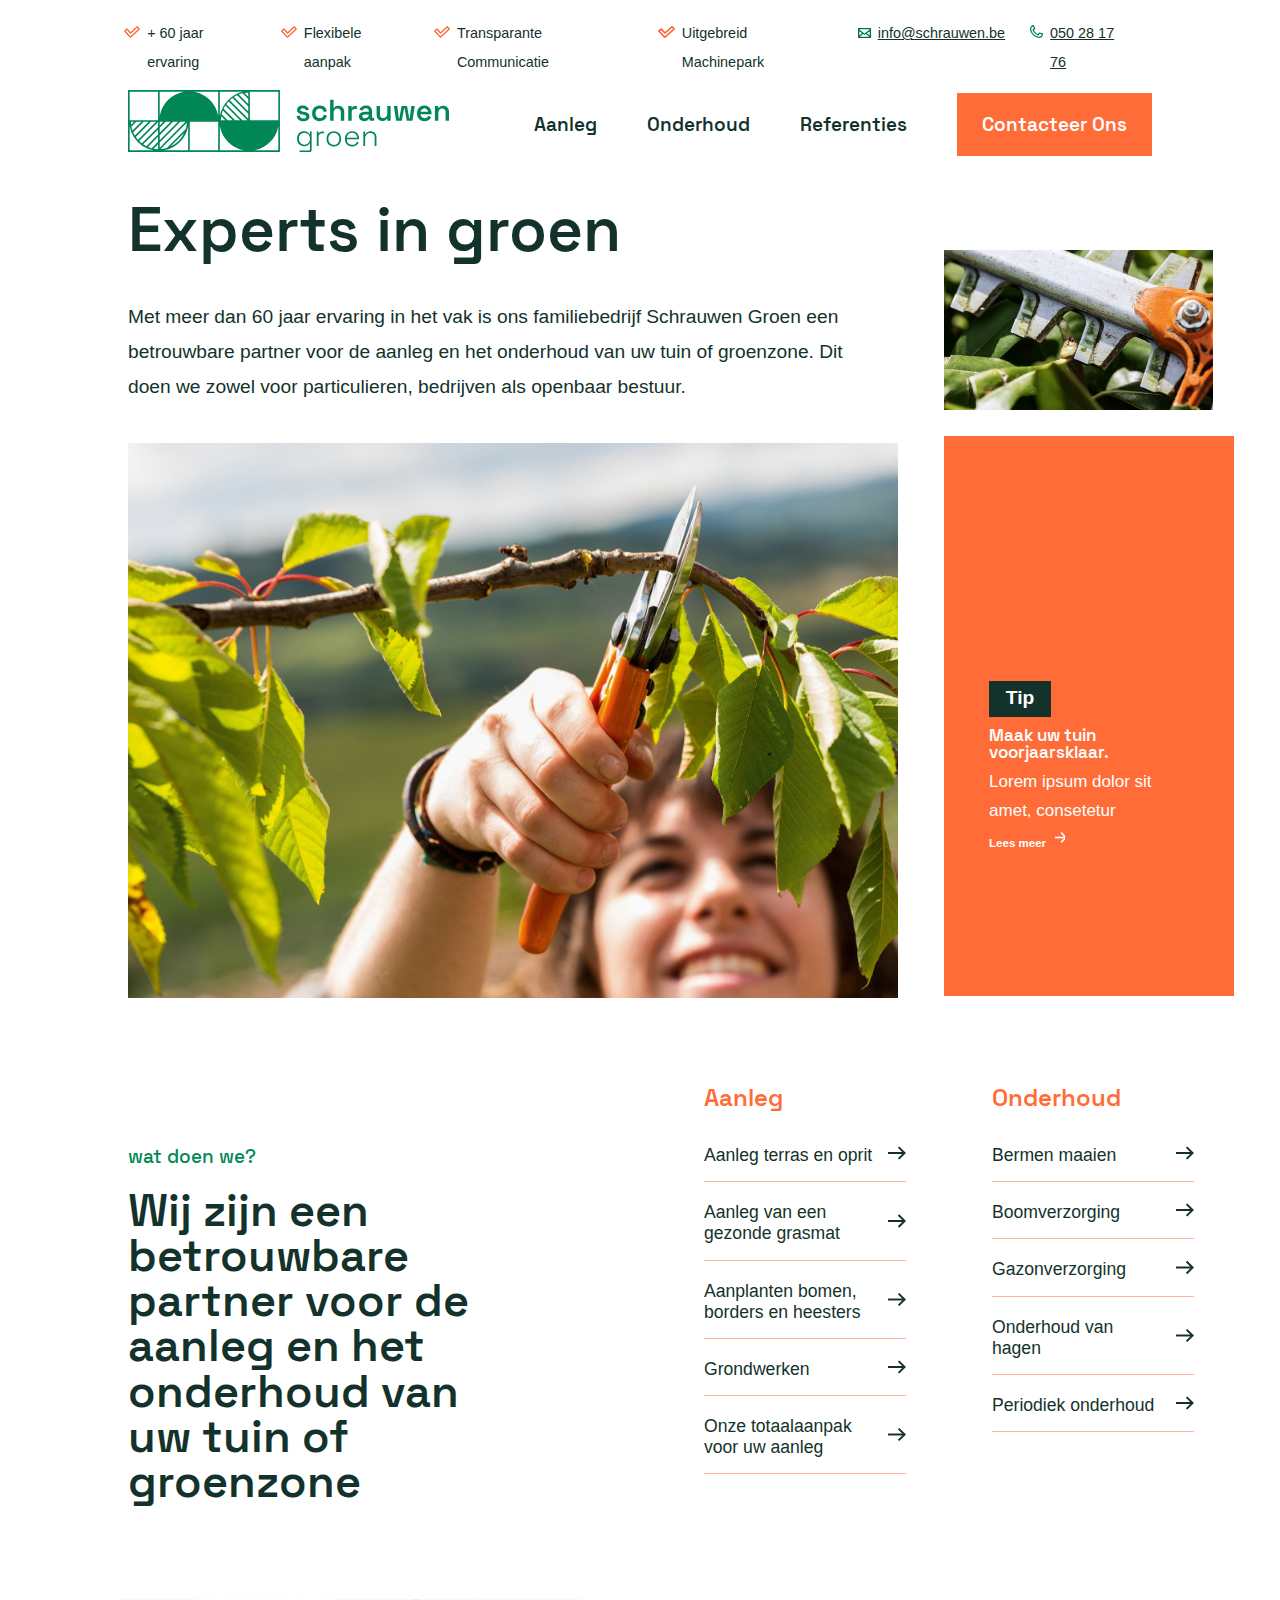
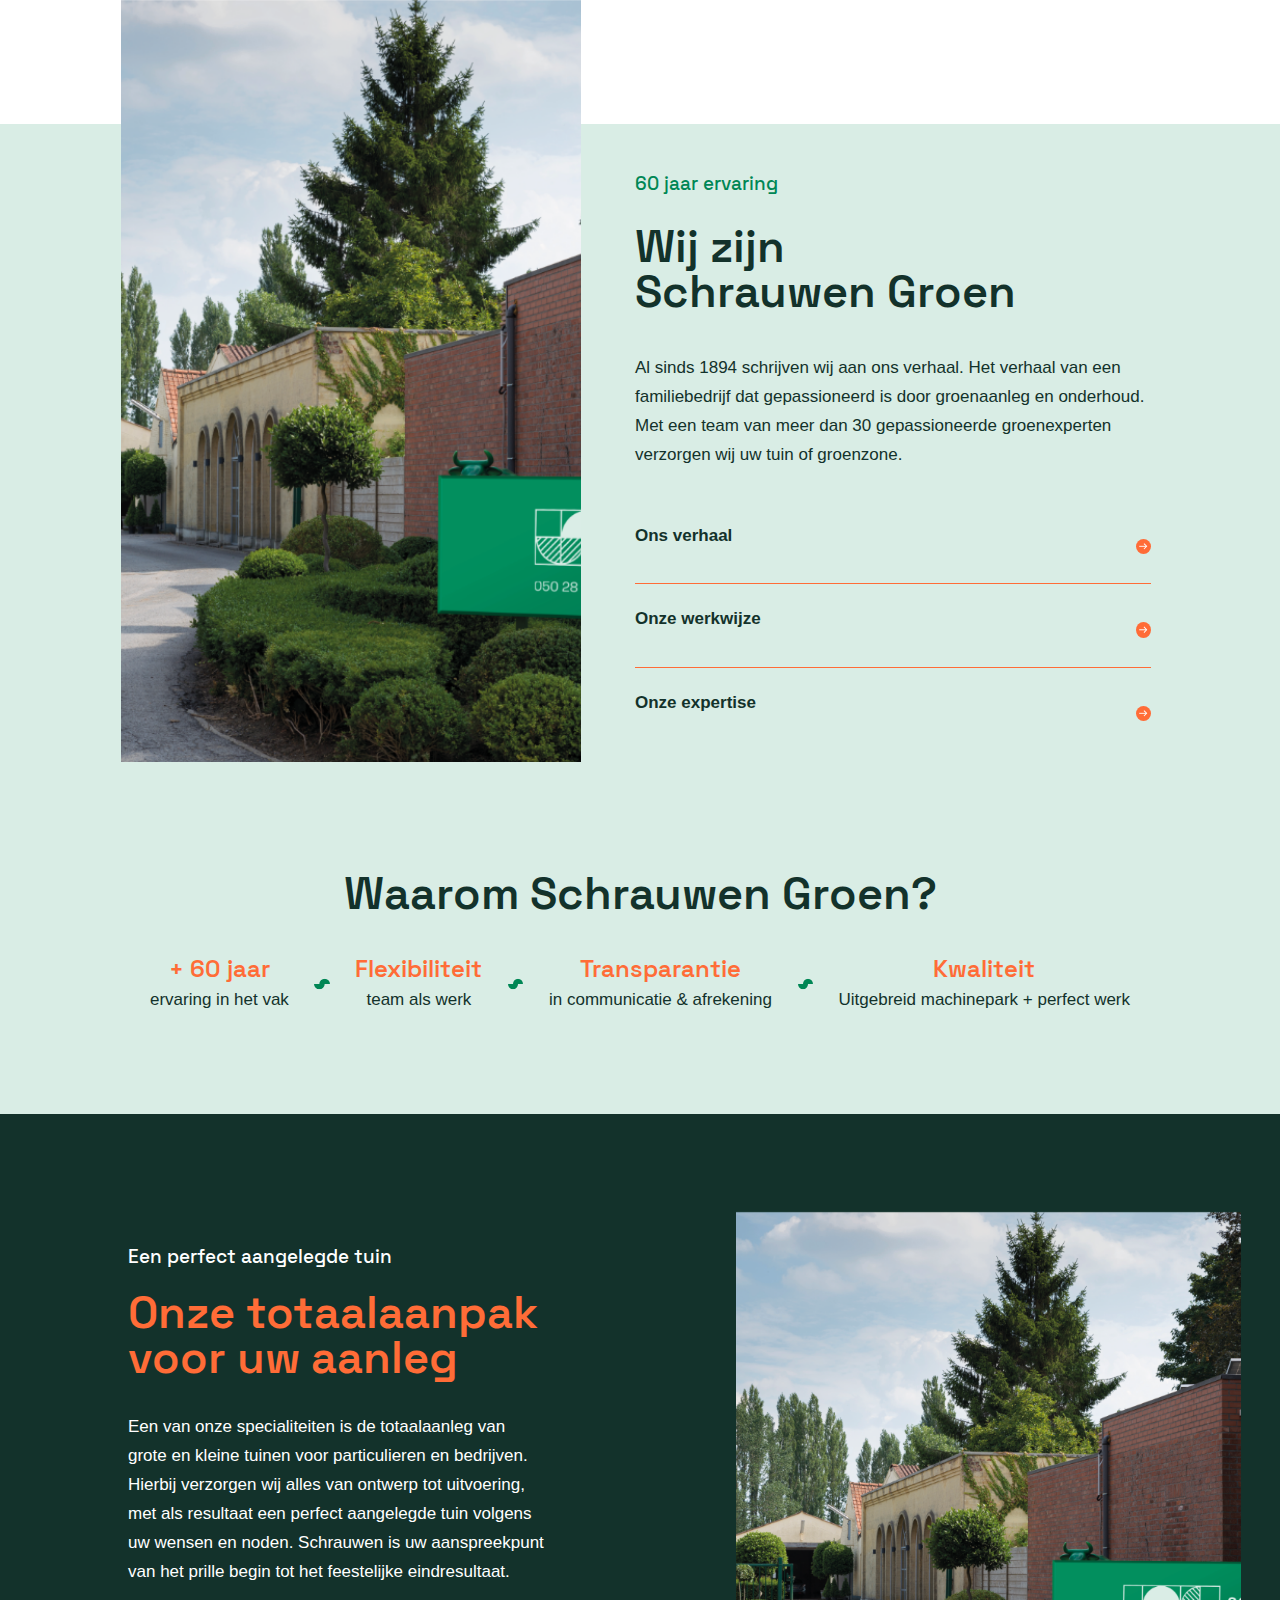
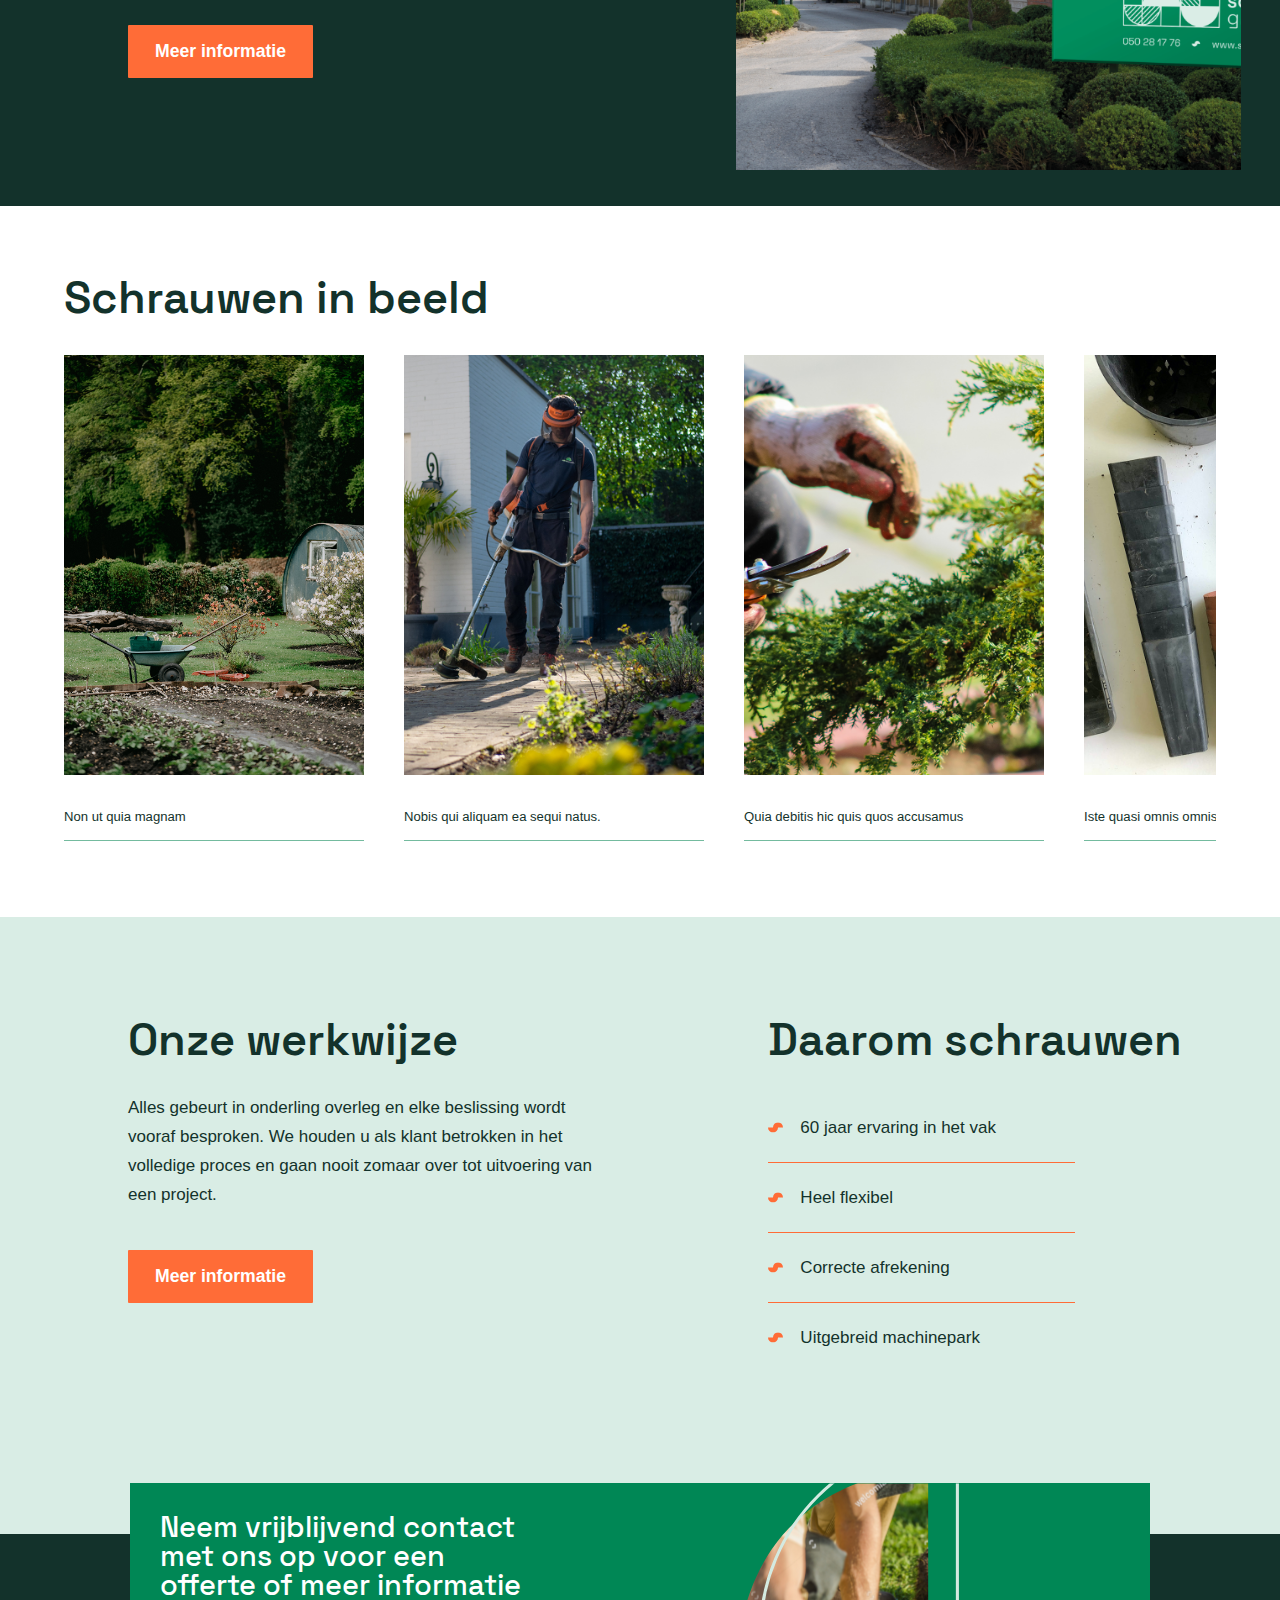
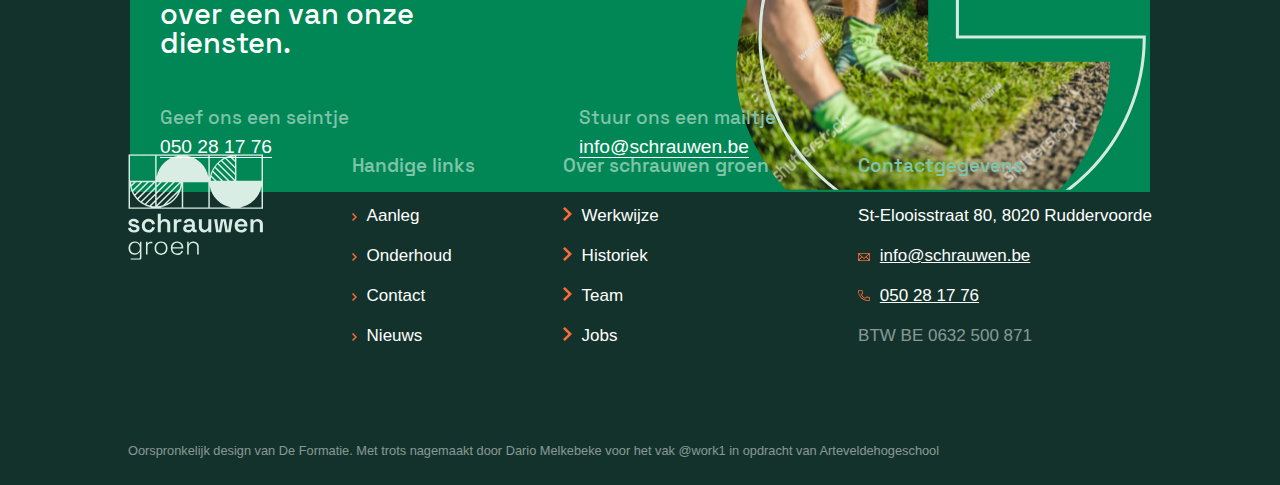
<file: index.html>
<!DOCTYPE html>
<html lang="en">
  <head>
    <meta charset="UTF-8" />
    <meta http-equiv="X-UA-Compatible" content="IE=edge" />
    <meta name="viewport" content="width=device-width, initial-scale=1.0" />
    <link rel="stylesheet" href="static/css/reset.css" />
    <link rel="stylesheet" href="static/css/main.css" />
    <title>Index</title>
  </head>
  <body>
    <header>
      <section>
        <ul>
          <li>+ 60 jaar ervaring</li>
          <li>Flexibele aanpak</li>
          <li>Transparante Communicatie</li>
          <li>Uitgebreid Machinepark</li>
        </ul>
        <ul>
          <li>info@schrauwen.be</li>
          <li>050 28 17 76</li>
        </ul>
      </section>
      <nav>
        <a href="index.html"><img src="static/img/logo.svg" alt="schrauwen logo" /></a>
        <ul>
          <li><a href="aanleg.html">Aanleg</a></li>
          <li><a href="onderhoud.html">Onderhoud</a></li>
          <li><a href="referenties.html">Referenties</a></li>
          <li><a href="contact.html">Contacteer Ons</a></li>
        </ul>
      </nav>
    </header>
    <main>

      <h1>Experts in groen</h1>
      <section class="blok1-home">
        <div>
        <p>Met meer dan 60 jaar ervaring in het vak is ons familiebedrijf Schrauwen Groen een betrouwbare partner voor de aanleg en het onderhoud van uw tuin of groenzone. Dit doen we zowel voor particulieren, bedrijven als openbaar bestuur.</p>
        <img src="static/img/image_home_2.jpg" alt="zaag">
      </div>
      <div>
        <img src="static/img/image_home_1.jpeg" alt="kniptang">
        <a href="#"">
          <div>
          <p class="tip">Tip</p>
          <h2>Maak uw tuin voorjaarsklaar.</h2>
          <p>Lorem ipsum dolor sit amet, consetetur</p>
          <button>Lees meer</button>
          <img src="static/img/arrow.svg" alt="arrow">
        </div>
      </a>
      </div>
      </section>

      <section class="blok2-home">
        <div>
          <h3>wat doen we?</h3> 
         <blockquote>Wij zijn een betrouwbare partner voor de aanleg en het onderhoud van uw tuin of groenzone</blockquote> 
        </div>
        <div class="aanleg-onderhoud">
          <div>
            <h4>Aanleg</h4>
            <ul>
            <li><a href="#">Aanleg terras en oprit</a><img src="static/img/arrow_dark.svg" alt=""></li>
            <li><a href="#">Aanleg van een gezonde grasmat</a><img src="static/img/arrow_dark.svg" alt=""></li>
            <li><a href="#">Aanplanten bomen, borders en heesters</a><img src="static/img/arrow_dark.svg" alt=""></li>
            <li><a href="#">Grondwerken</a><img src="static/img/arrow_dark.svg" alt=""></li>
            <li><a href="#">Onze totaalaanpak voor uw aanleg</a><img src="static/img/arrow_dark.svg" alt=""></li>
          </ul>
          </div>

          <div>
            <h4>Onderhoud</h4>
            <ul>
              <li><a href="#">Bermen maaien</a><img src="static/img/arrow_dark.svg" alt=""></li>
              <li><a href="#">Boomverzorging</a><img src="static/img/arrow_dark.svg" alt=""></li>
              <li><a href="#">Gazonverzorging</a><img src="static/img/arrow_dark.svg" alt=""></li>
              <li><a href="#">Onderhoud van hagen</a><img src="static/img/arrow_dark.svg" alt=""></li>
              <li><a href="#">Periodiek onderhoud</a><img src="static/img/arrow_dark.svg" alt=""></li>
          </div>
        </div>
      </section>

      <section class="blok3-home">
        <div>
          <img src="static/img/image_home_3.png" alt="voorgevel van gebouw schrouwen groen">
        </div>
        <div>
          <h3>60 jaar ervaring</h3>
          <h4>Wij zijn <br> Schrauwen Groen</h4>
          <p>Al sinds 1894 schrijven wij aan ons verhaal. Het verhaal van een familiebedrijf dat gepassioneerd is door groenaanleg en onderhoud. Met een team van meer dan 30 gepassioneerde groenexperten verzorgen wij uw tuin of groenzone.</p>
          <ul>
            <li><a href="#">Ons verhaal <figure><img src="static/img/arrow_orange_circle.svg" alt="arrow orange circle"></figure></a></li>
            <li><a href="#">Onze werkwijze <figure><img src="static/img/arrow_orange_circle.svg" alt="arrow orange circle"></a></figure></li>
            <li><a href="#">Onze expertise <figure><img src="static/img/arrow_orange_circle.svg" alt="arrow orange circle"></figure></a></li>
          </ul>
        </div>
      </section>
      <section class="blok3-1-home">
        <h3>Waarom Schrauwen Groen?</h3>
        <ul>
          <li>
            <h5>+ 60 jaar</h5>
            <p>ervaring in het vak</p>
          </li>
          <img src="static/img/seperator.svg" alt="seperator">
          <li>
            <h5>Flexibiliteit</h5>
            <p>team als werk</p>
          </li>
          <img src="static/img/seperator.svg" alt="seperator">
          <li>
            <h5>Transparantie</h5>
            <p>in communicatie & afrekening</p>
          </li>
          <img src="static/img/seperator.svg" alt="seperator">
          <li>
            <h5>Kwaliteit</h5>
            <p>Uitgebreid machinepark + perfect werk</p>
          </li>
        </ul>
      </section>

      <section class="blok4-home">
        <div>
          <h3>Een perfect aangelegde tuin</h3>
          <h4>Onze totaalaanpak voor uw aanleg</h4>
          <p>Een van onze specialiteiten is de totaalaanleg van grote en kleine tuinen voor particulieren en bedrijven. Hierbij verzorgen wij alles van ontwerp tot uitvoering, met als resultaat een perfect aangelegde tuin volgens uw wensen en noden. Schrauwen is uw aanspreekpunt van het prille begin tot het feestelijke eindresultaat.</p>
          <button>Meer informatie</button>
        </div>
        <div>
          <img src="static/img/image_home_4.png" alt="image home 4">
        </div>
      </section>

      <div class="scroller">
        <h3>Schrauwen in beeld</h3>
        <div class="images-container">
          <figure>
          <img src="static/img/scroller_1.jpg" alt="scroller 1">
          <p>Non ut quia magnam</p>
        </figure>
        <figure>
          <img src="static/img/scroller_2.jpg" alt="scroller 2">
          <p>Nobis qui aliquam ea sequi natus.</p>
        </figure>
        <figure>
          <img src="static/img/scroller_3.jpg" alt="scroller 3">
          <p>Quia debitis hic quis quos accusamus</p>
        </figure>
        <figure>
          <img src="static/img/scroller_4.jpg" alt="scroller 4">
          <p>Iste quasi omnis omnis ipsa.</p>
        </figure>
        <figure>
          <img src="static/img/scroller_5.jpg" alt="scroller 5">
          <p>Voluptatem eos dicta enim reiciendis</p>
        </figure>
        <figure>
          <img src="static/img/scroller_6.jpg" alt="scroller 6">
          <p>Rem suscipit aut dicta placeat</p>
        </figure>
        <figure>
          <img src="static/img/scroller_7.jpg" alt="scroller 7">
        <p>Quis rerum iure. Quo est et. Iste omnis</p>
        </figure>
        <figure>
          <img src="static/img/scroller_8.jpg" alt="scroller 8">
          <p>Ut iusto dolores dolore. Sint voluptatem</p>
        </figure>
        <figure>
          <img src="static/img/scroller_9.jpg" alt="scroller 9">
          <p>Tenetur voluptatem error at</p>
        </figure>
        <figure>
          <img src="static/img/scroller_10.jpg" alt="scroller 10">
          <p>Error quod qui laboriosam</p>
        </figure>
        </div>
      </div>


      <section class="blok5-home">
        <div>
          <h3>Onze werkwijze</h3>
          <p>Alles gebeurt in onderling overleg en elke beslissing wordt vooraf besproken. We houden u als klant betrokken in het volledige proces en gaan nooit zomaar over tot uitvoering van een project.</p>
          <button>Meer informatie</button>
        </div>
        <div>
          <h3>Daarom schrauwen</h3>
          <ul>
            <li><img src="static/img/seperator_orange.svg" alt="Orange seperator"><p>60 jaar ervaring in het vak</p></li>
            <li><img src="static/img/seperator_orange.svg" alt="Orange seperator"><p>Heel flexibel</p></li>
            <li><img src="static/img/seperator_orange.svg" alt="Orange seperator"><p>Correcte afrekening</p></li>
            <li><img src="static/img/seperator_orange.svg" alt="Orange seperator"><p>Uitgebreid machinepark</p></li>
          </ul>
        </div>
      </section>


      <footer>
        <div class="footer-flex">
          <div><img src="static/img/logo_inverted.svg" alt="logo inverted"></div>
          <div>
            <h5>Handige links</h5>
           <ul>
            <li><img src="static/img/footer_arrow.svg" alt="footer arrow"><a href="#">Aanleg</a></li>
            <li><img src="static/img/footer_arrow.svg" alt="footer arrow"><a href="#">Onderhoud</a></li>
            <li><img src="static/img/footer_arrow.svg" alt="footer arrow"><a href="#">Contact</a></li>
            <li><img src="static/img/footer_arrow.svg" alt="footer arrow"><a href="#">Nieuws</a></li>
           </ul>
          </div>
          <div>
            <h5>Over schrauwen groen</h5>
           <ul>
            <li><img src="static/img/footer_arrow.svg" alt="footer arrow"><a href="#">Werkwijze</a></li>
            <li><img src="static/img/footer_arrow.svg" alt="footer arrow"><a href="#">Historiek</a></li>
            <li><img src="static/img/footer_arrow.svg" alt="footer arrow"><a href="#">Team</a></li>
            <li><img src="static/img/footer_arrow.svg" alt="footer arrow"><a href="#">Jobs</a></li>
           </ul>
          </div>
          <div>
            <h5>Contactgegevens</h5>
            <p>St-Elooisstraat 80, 8020 Ruddervoorde</p>
            <p><img src="static/img/mail_orange.svg" alt="mail">info@schrauwen.be</p>
            <p><img src="static/img/phone_orange.svg" alt="phone">050 28 17 76</p>
            <p>BTW BE 0632 500 871</p>
          </div>
        </div>
        <p>Oorspronkelijk design van De Formatie. Met trots nagemaakt door Dario Melkebeke voor het vak @work1 in opdracht van Arteveldehogeschool</p>
      </footer>

      <section class="blok6-home">
        <p>Neem vrijblijvend contact met ons op voor een offerte of meer informatie over een van onze diensten.</p>
        <div class="blok6-home-flex">
          <div>
            <h5>Geef ons een seintje</h5>
            <a href="#">050 28 17 76</a>
          </div>
          <div>
            <h5>Stuur ons een mailtje</h5>
            <a href="#">info@schrauwen.be</a> 
          </div>
        </div>
      </section>
    </main>
  </body>
</html>
</file>
<file: static/css/main.css>
/* IMPORT FONTS */

/* SPACE GROTESK */

@font-face {
  font-family:'Space Grotesk Light';
  src: url('../fonts/space_grotesk/space_grotesk_300.woff2') format('woff2'),
  url('../fonts/space_grotesk/space_grotesk_300.woff') format('woff');
  font-weight: 300;
  font-style: normal;
  font-stretch: normal;
  unicode-range: U+0020-2044;
}

@font-face {
  font-family:'Space Grotesk Medium';
  src: url('../fonts/space_grotesk/space_grotesk_500.woff2') format('woff2'),
  url('../fonts/space_grotesk/space_grotesk_500.woff') format('woff');
  font-weight: 500;
  font-style: normal;
  font-stretch: normal;
  unicode-range: U+0020-2044;
}

@font-face {
  font-family:'Space Grotesk SemiBold';
  src: url('../fonts/space_grotesk/space_grotesk_600.woff2') format('woff2'),
  url('../fonts/space_grotesk/space_grotesk_600.woff') format('woff');
  font-weight: 600;
  font-style: normal;
  font-stretch: normal;
  unicode-range: U+0020-2044;
}

/* ADELLE SANS */

@font-face {
  font-family:'Adelle Sans 300';
  src: url('../adelle_sans/adelle_sans_300.woff2') format('woff2'),
  url('../adelle_sans/adelle_sans_300.woff') format('woff');
  font-weight: 300;
  font-style: normal;
  font-stretch: normal;
  unicode-range: U+0020-2074;
}

@font-face {
  font-family:'Adelle Sans 600';
  src: url('../adelle_sans/adelle_sans_600.woff2') format('woff2'),
  url('../adelle_sans/adelle_sans_600.woff') format('woff');
  font-weight: 600;
  font-style: normal;
  font-stretch: normal;
  unicode-range: U+0020-2074;
}


/* body general style */

body {
  font-family: 'adelle_sans_300', sans-serif;
  color: #13322b;
  font-size: 17px;
  line-height: 29px;
  font-weight: 300;
  overflow-x: hidden;
}

/* HEADER TEXT */
header section {
  display: flex;
  margin: 1.5% 8% 0 11.5%;
}
header section ul {
  display: flex;
}
header section ul:last-child {
  margin-left: auto;
}
header section li {
  list-style-image: url(../img/check.svg);
  margin-right: 45px;
  font-size: 0.9rem;
}
header section ul:nth-child(2) li:nth-child(1) {
  list-style-image: url(../img/mail.svg);
}
header section ul:nth-child(2) li:nth-child(2) {
  list-style-image: url(../img/phone.svg);
}
header section ul:nth-child(2) li:nth-child(1),
header section ul:nth-child(2) li:nth-child(2) {
  text-decoration: underline;
}
header section ul:nth-child(2) li:nth-child(1):hover,
header section ul:nth-child(2) li:nth-child(2):hover {
  text-decoration: none;
  cursor: pointer;
}
@media (max-width: 990px)/* TABLET */ {
  header section ul:nth-child(1) {
    display: none;
  }
  header section ul:last-child {
    margin-left: 0;
  }
  header section{
    margin-left: 7%;
  }

}
/* HEADER NAVIGATION */
header nav {
  display: flex;
  margin: 1% 10% 3% 10%;
  background-color: white;
}
header nav ul {
  display: flex;
  gap: 50px;
  margin-left: auto;
}
header nav ul li {
  align-self: center;
}
header nav ul li a {
  font-family: 'Space Grotesk SemiBold', sans-serif;
  text-decoration: none;
  color: #13322b;
  font-size: 1.17rem;
  font-weight: 600;
}
header nav ul li a:hover {
  color: #008755;
}
header nav ul li:last-child a {
  background-color: #ff6c37;
  color: white;
  padding: 20px 25px;
}
header nav ul li:last-child a:hover {
  background-color: #ff865b;
}

@media (max-width: 990px)/* TABLET */ {
  header nav{
    flex-direction: column;
    color: #008755;
    margin-left: 7%;
  }
  header nav ul{
    margin-left: 0;
    margin-top: 20px;
    gap: 0;
  }
  header nav ul li{
    border: #008755 1px solid;
    border-left: none;
    width: 245px;
    height: 35px;
    text-align: center;
  }
  header nav ul li:hover {
    background-color: #d9ede5;
  }
  header nav ul li a{
    color: #008755;
  }
  header nav ul li:last-child a {
    background-color: transparent;
    color: inherit;
  }
  header nav ul li:last-child a:hover {
    background-color: transparent;
  }
}
@media (max-width: 580px)/* PHONE */ {
  header nav ul li a{
    font-size: 1.1rem;
  }
  header nav ul li{
    width: 255px;
    height: 35px;
    border: #008755 1px solid;
  }
  header nav ul{
    flex-wrap: wrap;
    cursor: pointer;
  }
  header nav{
    margin: 0 0 4% 4%;
  }
}
/*  MAIN STYLE */

/* BLOK 1 */

h1 {
  display: inline-block;
  font-family: "Space Grotesk SemiBold", sans-serif;
  font-size: 3.9rem;
  line-height: 1em;
  margin-left: 10%;
}
.blok1-home{
  display: flex;
  margin: 3% 0 3% 10%;
}
 .blok1-home div:nth-child(1) p:nth-child(1){
  font-size: 1.23rem;
  line-height: 1.82em;
  margin-right: 30%;
  margin-bottom: 5%;
}
 .blok1-home div{
  flex-basis: 50%;
}
 .blok1-home div:nth-child(2){
  margin-left: 4%;
  width: 100%;
 }
 @media (max-width: 1440px)/* LAPTOP */ {
  .blok1-home div:nth-child(1) p:nth-child(1){
    margin-right: 2%;
    font-size: 1.2rem;
  }
 }
 @media (max-width: 990px)/* TABLET */ {
  .blok1-home{
    display: block;
    margin-left: 7%;
  }
  h1{
    margin-left: 7%;
  }
}
@media (max-width: 580px)/* PHONE */ {
  .blok1-home{
    margin-left: 4%;
  }
  h1{
    font-size: 2.6rem;
    margin-left: 4%;
  }
  .blok1-home div:nth-child(1) p:nth-child(1){
    font-size: 1.5rem;
  }
}

/* IMAGES */

 .blok1-home div:nth-child(1) img{
  width: 935px;
  height: 495px;
  object-fit: cover;
}
 .blok1-home img{
  width: 100%;
}
 .blok1-home div:nth-child(2) img{
  object-fit: cover;
  margin-bottom: 5%;
  margin-right: 10%;
  margin-top: -50px;
  max-width: 73%;
}
 .blok1-home div:nth-child(2) img:nth-child(5){
  width: 5%;
  height: 5%;
  object-fit: none;
  margin: -2px;
}
@media (max-width: 1440px)/* LAPTOP */ {
  .blok1-home div:nth-child(1) img{
    width: 770px;
    height: 555px;
  }
  .blok1-home div:nth-child(2) img{
  max-width: 80%;
    height: 160px;
  }
  
}
@media (max-width: 990px)/* TABLET */ {
  .blok1-home div:nth-child(1) img{
    width: 860px;
    height: 620px;
  }
  .blok1-home div:nth-child(2) img{
   display: none;
    }
}
@media (max-width: 580px)/* PHONE */ {
  .blok1-home div:nth-child(1) img{
    width: 513px;
    height: 370px;
  }
}
/* ORANGE BOX */

 .blok1-home div div{
  background-color: #ff6c37;
  padding: 45px;
  width: 59.5%;
  height: 275px;
  color: white;
}
 .blok1-home div a{
  text-decoration: none;
}
 .blok1-home div div:hover {
  background-color: #ff8154;
}
.tip{
  margin-top: 23%;
  padding: 0.5px 6px;
  color: white;
  font-weight: 600;
  background-color: #13322b;
  width: 50px;
  text-align: center;
}
 .blok1-home div div h2{
  font-size: 1.35vw;
  margin: 3% 0;
  font-family: "Space Grotesk SemiBold", sans-serif;
}
 .blok1-home div div button{
  border: none;
  background-color: transparent;
  color: white;
  font-size: 0.9vw;
  padding: 0 6px 6px 0;
  font-weight: 600;
  margin-top: 6%;
}
 .blok1-home div div button:hover{
  border-bottom: 1px solid white;
  cursor: pointer;
}
@media (max-width: 1440px)/* LAPTOP */ {
  .blok1-home div div{
    width: 59.5%;
    height: 470px;
  }
  .tip{
    margin-top: 100%;
  }
}
@media (max-width: 990px)/* TABLET */ {
  .blok1-home div div{
    width: 770px;
    height: 140px;
    margin-top: 5%;
  }

  .blok1-home div:nth-child(2) {
    margin-left: 0%;
}
.blok1-home div div h2 {
  font-size: 1.5vw;
  margin: 0;
}
.blok1-home div:nth-child(1) p:nth-child(1) {
  margin-right: 2%;
  font-size: 0.9rem;
  margin-bottom: 20px;
}
.blok1-home div div button{
  margin: 10px 0 0 0;
  font-size: 1.1rem;
}
.blok1-home div div p{
  margin-top: 10px;
}
.tip{
  margin: 0;
  font-weight: 400;
  padding: 0.2px;
}
}
@media (max-width: 580px)/* PHONE */ {
  .blok1-home div div{
    width: 453px;
    height: 130px;
    margin-top: 5%;
    padding: 30px;
  }
}

/* BLOK 2 */

.blok2-home{
  display: flex;
  margin: 6% 0 15% 10%;
}
.blok2-home div h3{
  font-family: 'Space Grotesk Medium', sans-serif;
  color: #008755;
  font-size: 1.17rem;
  font-weight: 500;
  padding: 10% 0 0 0;
}
.blok2-home div blockquote{
  margin-top: 0px;
  margin-bottom: 0px;
  font-family: 'Space Grotesk SemiBold', sans-serif;
  font-size: 2.82rem;
  line-height: 1em;
  font-weight: 600;
  margin-right: 20%;
  margin-top: 3%;
}
.blok2-home div{
  flex-basis:50% ;
}
@media (max-width: 1440px)/* LAPTOP */ {
  .blok2-home div blockquote{
    margin-right: 30%;
  }
}
@media (max-width: 990px)/* TABLET */ {
  .blok2-home{
    display: block;
    margin-left: 7%;
  }
  .blok2-home div blockquote{
    margin-right: 7%;
    font-size: 2.2rem;
    margin-bottom: 8%;
  }
  .blok2-home div h3{
    padding: 0;
  }
  .blok2-home div:nth-child(2) div:nth-child(2){
    margin-left: 10%;
  }
}
@media (max-width: 580px)/* PHONE */ {
  .blok2-home {
    margin-left: 4%;
  }
  .blok2-home div blockquote{
    margin-right: 4%;
    font-size: 2.1rem;
  }
}
/* BLOK 2 - AANLEG en ONDERHOUD */

.aanleg-onderhoud{
  display: flex;
}
.aanleg-onderhoud h4{
  font-family: "Space Grotesk SemiBold", sans-serif;
  margin-bottom: 12px;
  color: #ff6c37;
  font-size: 1.47rem;
  font-weight: 600;
}
.aanleg-onderhoud div ul li a{
  text-decoration: none;
  color: #13322b;
  padding-right: 0px;
  font-size: 1.10rem;
  line-height: 1.2em;
  padding: 20px 0 15px 0;
  margin-right: 10px;
}
.aanleg-onderhoud div ul li a:hover{
  text-decoration: underline;
}
.aanleg-onderhoud div ul li img{
  margin-left: auto;
}
.aanleg-onderhoud div ul li{
  border-bottom: 1px solid rgba(255, 108, 55, 0.5);
  display: flex;
}
.aanleg-onderhoud div ul{
  width: 57%;
}
@media (max-width: 1440px)/* LAPTOP */ {
  .aanleg-onderhoud div ul{
    width: 70%;
  }
  .aanleg-onderhoud{
    margin-bottom: 5%;
  }
}
@media (max-width: 580px)/* PHONE */ {
  .blok2-home div:nth-child(2) div:nth-child(2){
    margin-left: 0;
  }
  .aanleg-onderhoud div ul li a{
    font-size: 0.95rem;
  }
  .aanleg-onderhoud div ul li img{
    width: 10%;
  }
}
/* blok 3 */

.blok3-home{
  display: flex;
  margin: 3% 0 0 0;
  background-color: #d9ede5;
}
.blok3-home div img{
  object-fit: cover;
  width: 660px;
  height: 880px;
  margin-top: -20%;
  padding-left: 19%;
  padding-bottom: 100px;
  padding-right: 300px;
}
.blok3-home div ul li img{
  width: 3%;
  height: 3%;
  padding: 0;
}
.blok3-home div ul li figure{
  text-align: right;
  margin-top: -3%;
}
.blok3-home div ul li a{
  color: #13322b;
  font-weight: 600;
  text-decoration: none;
}
.blok3-home div ul li a:hover{
  text-decoration: underline;
}
.blok3-home div ul {
  width: 80%;
}
.blok3-home div ul li{
  padding-top: 20px;
  padding-bottom: 20px;
  border-bottom: 1px solid #ff6c37;
}
.blok3-home div ul li:last-child{
  border: none;
}
.blok3-home div h3{
  font-family: 'Space Grotesk Medium', sans-serif;
  color: #008755;
  font-size: 1.17rem;
  font-weight: 500;
  margin-bottom: 4%;
  margin-top: 7%;
}
.blok3-home div h4{
    font-family: 'Space Grotesk SemiBold', sans-serif;
    font-size: 2.82rem;
    line-height: 1em;
    font-weight: 600;
    margin-bottom: 6%;
}
.blok3-home div p{
  margin-right: 20%;
  margin-bottom: 5%;
}

@media (max-width: 1440px)/* LAPTOP */ {
  .blok3-home div img{
    width: 460px;
    height: 765px;
    padding-right: 175px;
  }
}
@media (max-width: 990px)/* TABLET */ {
 .blok3-home{
  display: block;
 }
 .blok3-home div img{
  width: 860px;
  height: 765px;
  margin-top: -10%;
  padding-left: 7%;
}
.blok3-home div:nth-child(2){
  margin-left: 7%;
}
.blok3-home div h3{
  margin-top: 0;
}
.blok3-home div p{
  margin-right: 7%;
}
.blok3-home div ul{
  width: 90%;
  padding-bottom: 5%;
}
}
@media (max-width: 580px)/* PHONE */ {
  .blok3-home div img{
    width: 513px;
    height: 325px;
    padding-left: 4%;
  }
  .blok3-home div h3{
    font-size: 1.2rem;
  }
  .blok3-home div h4{
    font-size: 2.5rem;
  }
  .blok3-home div ul li {
    padding-top: 10px;
    padding-bottom: 0px;
}
.blok3-home div ul li img {
  width: 4%;
  margin-bottom: 1.7%;
}
}
/* blok 3.1 */

.blok3-1-home{
  background-color: #d9ede5;
  padding-bottom: 100px;
}
.blok3-1-home h3{
    font-family: 'Space Grotesk SemiBold', sans-serif;
    font-size: 2.82rem;
    line-height: 1em;
    font-weight: 600;
    text-align: center;
}

.blok3-1-home ul{
  text-align: center;
  display: flex;
  justify-content: center;
  margin-top: 3%;
}
.blok3-1-home ul li h5{
  color: #ff6c37;
  font-family: 'Space Grotesk SemiBold', sans-serif;
  font-size: 1.47rem;
  line-height: 1.3em;
  font-weight: 600
}
.blok3-1-home ul img{
  margin: 0 2%;
  width: 1.2%;
}

@media (max-width: 990px)/* TABLET */ {
.blok3-1-home ul {
  flex-direction: column;
  align-items: center;
}
.blok3-1-home ul img {
  margin: 2%;
  width: 2%;
}
.blok3-1-home h3 {
  font-size: 2.5rem;
}
}
@media (max-width: 580px)/* PHONE */ {
  .blok3-1-home h3{
    font-size: 2rem;
    padding-top: 5%;
    margin-bottom: 10%;
  }
  .blok3-1-home ul img{
    width: 3.5%;
    margin: 3%;
  }
}

/* blok 4 */

.blok4-home{
  background-color: #13322b;
  display: flex;
}
.blok4-home div{
  flex-basis: 50%;
}
.blok4-home div h3{
  color: white;
  font-family: 'Space Grotesk Medium', sans-serif;
  font-size: 1.17rem;
  font-weight: 500;
  margin-left: 20%;
  margin-top: 20%;
  margin-bottom: 3%;
}

.blok4-home div h4{
  color: #ff6c37;
  margin-top: 0px;
  margin-bottom: 0px;
  font-family: 'Space Grotesk SemiBold', sans-serif;
  font-size: 2.82rem;
  line-height: 1em;
  font-weight: 600;
  margin-left: 20%;
  margin-right: 10%;
  margin-bottom: 5%;
}
.blok4-home div p{
  color: white;
  margin-left: 20%;
  margin-right: 15%;
  margin-bottom: 6%;
}
.blok4-home img{
  object-fit: cover;
  width: 505px;
  height: 560px;
  margin-top: 15%;
  margin-left: 15%;
}
.blok4-home button{
  border: none;
  background-color: #ff6c37;
  color: #fff;
  font-size: 1.1rem;
  line-height: 1em;
  font-weight: 600;
  text-decoration: none;
  cursor: pointer;
  padding: 18px 27px;
  border-radius: 1px;
  margin-left: 20%;
  margin-bottom: 20%;
}
.blok4-home button:hover{
  background-color: #ff8154;
}
@media (max-width: 990px)/* TABLET */ {
  .blok4-home {
    display: flex;
    flex-direction: column;
}
.blok4-home div h3 {
    margin-left: 7%;
    margin-top: 5%; 
}
.blok4-home div h4 {
  font-size: 2.5rem;
  margin-left: 7%;
}
.blok4-home div p {
  margin-left: 7%;
  margin-bottom: 4%;
  margin-right: 7%;
}
.blok4-home button {
  margin-left: 7%;
  margin-bottom: 0%;
}
.blok4-home img {
  width: 385px;
  height: 420px;
  margin-top: 15%;
  margin-left: 40%;
  margin-bottom: 10%;
}
}
@media (max-width: 580px)/* PHONE */ {
  .blok4-home div h3{
    margin-left: 4%;
    font-size: 1.3rem;
  }
  .blok4-home div h4 {
    margin-left: 4%;
    font-size: 2rem;
}
.blok4-home div p{
  margin-left: 4%;
  font-size: 0.95rem;
}
.blok4-home button{
  margin-left: 4%;
  padding: 15px;
  font-size: 0.8rem;
}
.blok4-home img {
  width: 270px;
  height: 350px;
}
}
/* IMAGE SCROLLER */

.scroller img{
  width: 350px;
  height: 470px;
  object-fit: cover;
  scroll-snap-align: start;
}
.scroller h3{
  font-family: 'Space Grotesk SemiBold', sans-serif;
  font-size: 2.82rem;
  line-height: 1em;
  font-weight: 600;
  margin: 6% 0 3% 0;
}
.scroller{
  background: #fff;
  max-width: 1500px;
  width: 100vw;
  margin: auto;
  margin-bottom: 5%;
}
.images-container{
  display: flex;
  gap: 40px;
  overflow-x: auto;
  scroll-snap-type: x mandatory;
}
.images-container p{
  padding-top: 25px;
  padding-bottom: 15px;
  margin-bottom: 4%;
  border-bottom: 1px solid #74bb9f;
  font-size: 0.82rem;
  line-height: 1.2em;
}

@media (max-width: 1440px)/* LAPTOP */ {
  .scroller{
    width: 90%;
  }
  .scroller img{
    width: 300px;
    height: 420px;
  }
}
@media (max-width: 580px)/* PHONE */ {
  .scroller h3{
    margin: 10% 0;
    font-size: 2rem;
  }
  .scroller img{
    width: 446px;
    height: 582px;
  }
}
/* blok 5 */

.blok5-home{
  display: flex;
  background-color: #d9ede5;
  padding-top: 100px;
}
.blok5-home div{
  flex-basis: 50%;
  margin-left: 10%;
}
.blok5-home h3{
  font-family: 'Space Grotesk SemiBold', sans-serif;
    font-size: 2.82rem;
    line-height: 1em;
    font-weight: 600;
    margin-bottom: 6%;
}
.blok5-home p{
  font-size: 17px;
  margin-right: 5%;
}

.blok5-home button{
  border: none;
  background-color: #ff6c37;
  color: #fff;
  font-size: 1.1rem;
  line-height: 1em;
  font-weight: 600;
  text-decoration: none;
  cursor: pointer;
  padding: 18px 27px;
  border-radius: 1px;
  margin: 8% 0 45% 0;
}
.blok5-home button:hover{
  background-color: #ff8154;
}
.blok5-home ul li{
  display: flex;
  padding-top: 20px;
  padding-bottom: 20px;
  border-bottom: 1px solid #ff6c37;
  width: 60%;
}
.blok5-home ul li:last-child{
  border: none;
}
.blok5-home ul li img{
  margin-right:17px;
  width: 5%;
}
@media (max-width: 990px)/* TABLET */ {
  .blok5-home{
    flex-direction: column;
  }
  .blok5-home div{
    margin-left: 7%;
  }
  .blok5-home button{
    margin-bottom: 15%;
    margin-top: 5%;
  }
  .blok5-home div:nth-child(2){
    margin-bottom: 20%;
  }
}
@media (max-width: 580px)/* PHONE */ {
  .blok5-home ul li{
    width: 92%;
  }
  .blok5-home h3{
    font-size: 2rem;
  }
  .blok5-home button{
    padding: 15px;
    font-size: 0.8rem;
  }
  .blok5-home div{
    margin-left: 4%;
  }
  .blok5-home div:nth-child(2){
    margin-bottom: 30%;
  }
}
/* blok 6 */

.blok6-home{
  background-color: #008755;
  width: 75%;
  margin: auto;
  background-image: url(../img/image_home_5.svg);
  background-repeat: no-repeat;
  background-position: right;
  background-size: contain;
  padding: 55px;
  margin-top: -38%;
}
.blok6-home p{
  font-family: 'Space Grotesk Medium', sans-serif;
  margin-bottom: 45px;
  color: #fff;
  font-size: 1.82rem;
  font-weight: 500;
  margin-right: 60%;

}
.blok6-home div h5{
  font-family: 'Space Grotesk Medium', sans-serif;
  color: #7fc3a9;
  font-size: 1.17rem;
  font-weight: 500;
}
.blok6-home a{
  font-family: 'adelle_sans_300', sans-serif;
  font-size: 1.2rem;
  font-weight: 300;
  text-decoration: none;
  color: #fff;
  border-bottom: 1px solid;
}
.blok6-home a:hover{
  border-bottom: none;
}
.blok6-home-flex{
  display: flex;
  gap: 230px;
}
@media (max-width: 1440px)/* LAPTOP */ {
  .blok6-home{
    margin-top: -47%;
    padding: 30px;
  }
}
@media (max-width: 990px)/* TABLET */ {
  .blok6-home{
    background-image: none;
    margin-top: -68%;
    width: 86%;
  }
  .blok6-home p{
    margin-right: 0;
  }
}
@media (max-width: 580px)/* PHONE */ {
  .blok6-home{
    background-image: none;
    margin-top: -168%;
    width: 82%;

  }
  .blok6-home p{
    font-size: 1.3rem;
  }
  .blok6-home div h5{
    font-size: 1.1rem;
  }
  .blok6-home-flex{
    gap: 90px;
  }
  .blok6-home a{
    font-size: 1rem;
  }
}

/* FOOTER */

footer{
  background-color: #13322b;
  color: white;
  padding-top: 220px;
  padding-bottom: 20px;
}

.footer-flex{
  display: flex;
  width: 80%;
  margin: auto;
  justify-content: space-between;
  padding-bottom: 80px;
}
footer p{
  color: rgba(255, 255, 255, 0.5);
    font-size: 0.8rem;
    margin-left: 10%;
}
footer a{
  text-decoration: none;
  color: #fff;
  margin-left: 10px;
  line-height: 40px;
}
footer a:hover{
  text-decoration: underline;
}
footer div p{
  font-family: adelle-sans, sans-serif;
    font-size: 17px;
    line-height: 40px;
    color: #fff;
    margin: 0;
    padding: 0;
    text-decoration: underline;
    cursor: pointer;
}
footer div p:hover{
  text-decoration: none;
}

footer div p:last-child{
  color: rgba(255, 255, 255, 0.5);
  text-decoration: none;
  cursor: auto;
}
footer div p:nth-child(2){
  text-decoration: none;
}
footer div p:nth-child(2):hover{
  text-decoration: underline;
}
footer h5{
  color: #7fc3a9;
    font-size: 1.17rem;
    font-family: 'Space Grotesk SemiBold', sans-serif;
    line-height: 1.3em;
    font-weight: 600;
    margin-bottom: 18px;
}
footer img{
  width: 135px;
  height: 106px;
}
footer ul li img{
  width: 4%;
  height: 4%;
}
footer div p img{
  width: 4%;
  height: 4%;
  margin-right: 10px;
}

@media (max-width: 990px)/* TABLET */ {
  .footer-flex {
    width: 86%;
  }
  footer h5 {
    font-size: 1.1rem;
  }
}
@media (max-width: 580px)/* PHONE */ {
  .footer-flex{
    flex-wrap: wrap;
    width: 92%;
  }
  footer h5{
    font-size: 1rem;
  }
  footer a{
    font-size: 0.9rem;
  }
  .footer-flex div:nth-child(4){
    margin-top: 10%;
  }
  footer div p{
    font-size: 1rem;
  }
  footer div p:last-child{
    font-size: 0.9rem;
  }
  footer p{
    margin-left: 4%;
  }
}


/* ------ */
/* AANLEG */
/* ------ */

/* BLOK 1 */


.blok1-aanleg{
  background-image: url(../img/image_aanleg_1.jpg);
  background-repeat: no-repeat;
  background-size: cover;
  background-position-y: center;
  padding: 4% 0 0 10%;
}
.blok1-onderhoud{
  background-image: url(../img/image_onderhoud_1.jfif);
  background-repeat: no-repeat;
  background-size: cover;
  background-position-y: center;
  padding: 4% 0 0 10%;
}
.blok1-aanleg .quikbar, .blok1-onderhoud .quikbar{
  padding: 7px;
  background-color: white;
  width: 170px;
  text-align: center;
  font-family: 'Adelle Sans 300', sans-serif;
  font-size: 0.88rem;
}
.blok1-aanleg a, .blok1-onderhoud a{
  text-decoration: none;
  color: #13322b;
}
.blok1-aanleg a:hover, .blok1-onderhoud a:hover{
  text-decoration: underline;
}

.blok1-aanleg img, .blok1-onderhoud img{
  padding: 0 7px;
}

.blok1-aanleg .aanleg-header, .blok1-onderhoud .aanleg-header{
  padding: 20px 20px 20px 40px;
  background-color: white;
  width: 450px;
  margin-top: 1.5%;
}
.blok1-aanleg .aanleg-header h1, .blok1-onderhoud .aanleg-header h1{
  margin-bottom: 12%;
  margin-left: 0;
  font-size: 3.9rem;
}

.aanleg-header-contact{
  display: flex;
  background-color: #008755;
  width: 370px;
  margin-top: 4%;
  margin-left: auto;
  align-items: center;

}
.aanleg-header-contact div:nth-child(1){
  background-color: #d9ede5;
  padding: 20px;
}
.aanleg-header-contact div:nth-child(1) h2{
  font-family: 'Space Grotesk Medium', sans-serif;
  font-size: 1.47rem;
  line-height: 1.3em;
  margin-left: 0;
  padding-right: px;
}
.aanleg-header-contact div:nth-child(1) p{
  font-size: 1.23rem;
  font-weight: 300;
  text-decoration: underline;
}
.aanleg-header-contact div:nth-child(2) img{
  margin: 20% 0 0 60%;
}

@media (max-width: 990px)/* TABLET */ {
  .blok1-aanleg .aanleg-header h1, .blok1-onderhoud .aanleg-header h1{
    margin-bottom: 6%;
  }
  .aanleg-header p{
    font-size: 1rem;
  }
}
@media (max-width: 580px)/* PHONE */ {
  .blok1-aanleg .aanleg-header, .blok1-onderhoud .aanleg-header{
    width: 350px;
    margin-top: 5%;
  }
}

/* BLOK 2 - services */
.services{
  display: flex;
  flex-wrap: wrap;
  margin-left: 20%;
  margin-top: 5%;
  margin-right: 20%;
  justify-content: center;
  gap: 35px;

}
.services div{
  width: 395px;
  cursor: pointer;
}
.services figure{
  display: inline-block;
  overflow: hidden;  
}
.services img{
  width: 395px;
  height: 395px;
  object-fit: cover;
  transition: transform .4s;
  display: block;
}
.services div:hover > figure img{
  transform: scale(1.1);
  transform-origin: 50% 50%;
}
.services div:hover > button{
  background-color: #ff8154;
}
.services h1{
  font-size: 2.30rem;
  margin-left: 0;
  padding: 12% 0;
}
.services div:nth-child(2), .services div:nth-child(4), .services div:nth-child(6), .services div:nth-child(8){
  margin-top: 5%;
}
.services button{
  border: none;
  border-radius: 1px;
    background-color: #ff6c37;
    color: white;
    font-size: 0.9rem;
    cursor: pointer;
    font-family: 'Space Grotesk Medium', sans-serif;
    padding: 10px 20px;
    margin: 12% 0 13% 0;
}

@media (max-width: 990px)/* TABLET */ {
  .services{
    margin: 10% 0 0 0;
  }
}
@media (max-width: 580px)/* PHONE */ {
  .services div{
    width: 230px;
  }
  .services img{
    width: 230px;
    height: 250px;
  }
  .services h1{
    font-size: 1.8rem;
  }
  .services div p{
   font-size: 0.8rem;
   line-height: 20px;
  }
}
/* BLOK 3 - REFERENCES */



h2{
  font-family: 'Space Grotesk SemiBold', sans-serif;
    font-size: 2.82rem;
    line-height: 1em;
    margin-left: 10%;
    margin-top: 5%;
}

.references_for_services{
  margin: 5% 10%;
  display: flex;
  flex-wrap: wrap;
  gap: 40px;
}
.references_for_services img{
  width: 466px;
  height: 550px;
  object-fit: cover;
  margin-bottom: 20px;
}
.references_for_services li{
  border-bottom: 1px solid #74bb9f;
  color: #13322b;
  display: flex;
  flex-direction: column;
  font-size: 0.82rem;
  line-height: 1.2em;
  padding: 0 0 20px 0;
  margin-bottom: 20px;
}

@media (max-width: 990px)/* TABLET */ {
  .references_for_services img{
    width: 260px;
    height: 280px;
  }
  .references_for_services{
    margin: 5% 7%;
    gap: 30px;
  }
  h2{
    margin-left: 7%;
  }
}
@media (max-width: 580px)/* PHONE */ {
  .references_for_services img{
    width: 246px;
    height: 280px;
  }
  .references_for_services{
    margin: 5% 4%;
    gap: 30px;
  }
}


/* ------------*/
/* REFERENTIES */
/* ----------- */

/* BLOK 1 */

.blok1-referenties .quikbar{
  padding: 7px;
  background-color: white;
  width: 170px;
  text-align: center;
  font-family: 'Adelle Sans 300', sans-serif;
  font-size: 0.88rem;
  margin-left: 9%;
  margin-bottom: 1%;
}
.blok1-referenties a{
  text-decoration: none;
  color: #13322b;
}
.blok1-referenties a:hover{
  text-decoration: underline;
}
.blok1-referenties img{
  padding: 0 7px;
}
.blok1-referenties p{
  margin-top: 2%;
  margin-left: 10%;
  width: 650px;
}

@media (max-width: 990px)/* TABLET */ {
  .blok1-referenties p{
    margin-left: 7%;
  }
}
@media (max-width: 580px)/* PHONE */ {
  .blok1-referenties p{
    margin-left: 4%;
  }
}

/* BLOK 2 */

.quikNav{
  margin-left: 10%;
}
.quikNav h2{
  color: #008755;
  font-family: 'Space Grotesk semiBold', sans-serif;
    font-size: 1.47rem;
    line-height: 1.3em;
    margin: 3% 0 1% 0;
}
.quikNav button {
  padding: 15px;
  border: none;
  background-color: #d9ede5;
  align-content: center;
  text-align: center;
  font-family: 'Space Grotesk Medium', sans-serif;
    font-size: 1.1rem;
    margin-right: 30px;
    cursor: pointer;
}
.quikNav button img{
  width: 22px;
  height: 22px;
  padding-right: 10px;
}

@media (max-width: 990px)/* TABLET */ {
  .quikNav{
    margin-left: 7%;
  }
}
@media (max-width: 580px)/* PHONE */ {
  .quikNav{
    margin-left: 4%;
  }
  .quikNav button{
    margin-right: 20px;
    padding: 10px;
    font-size: 0.9rem;
    width: 150px;
  }
  .quikNav button img{
    width: 18px;
    height: 18px;
    padding-right: 10px;
  }
}

/* BLOK 3 */
.references div{
  padding-left: 10%;
  padding-bottom: 3%;
}

.references img{
  width: 466px;
  height: 550px;
}
.references ul{
  display: flex;
  flex-wrap: wrap;
  gap: 40px;
}
.references li{
  border-bottom: 1px solid #74bb9f;
  color: #13322b;
  font-size: 0.82rem;
  line-height: 1.2em;
  padding: 0 0 20px 0;
}
.references p{
  padding-top: 15px;
}
.references h2{
  margin-left: 0;
  margin-bottom: 3%;
  padding-top: 6%;
}
.references div:nth-child(2){
  background-color: #d9ede5;
}
.references div:nth-child(3){
  margin-bottom: 15%;
}

@media (max-width: 990px)/* TABLET */ {
  .references img{
    width: 260px;
    height: 280px;
  }
  .references div{
    padding-left: 7%;
  }
}
@media (max-width: 580px)/* PHONE */ {
  .references img{
    width: 246px;
  }
  .references div{
    padding-left: 4%;
  }
  .references div:nth-child(3){
    margin-bottom: 40%;
  }
}

/* ------- */
/* CONTACT */
/* ------- */

.formulier{
  background-color: #d9ede5;
  padding-bottom: 12%;
}
.formulier h2{
  margin-top: 0;
  padding-top: 5%;
  margin-left: 25%;
}
.formulier h3{
  width: 450px;
  padding-left: 25%;
  padding-top: 2%;
}
form {
  padding-left: 25%;
  padding-top: 3%;
  display: flex;
  flex-wrap: wrap;
  gap: 5%;
  margin-right: 25%;
}
form input, form textarea{
  border: none;
  border-bottom: 1px solid black;
  background-color: transparent;
  font-size: 1.1rem;
  padding-bottom: 15px;
}
input[type=text]:focus, input[type=tel]:focus, input[type=email]:focus, textarea:focus{
  outline: none;
  border-bottom: 1px solid lightskyblue;
}
form  p{
  margin: 0;
  padding: 0;
  font-family: 'Space Grotesk Light', sans-serif;
  font-size: 1.1rem;
  margin-left: 10px;

}
form div{
  display: flex;
  flex-direction: column;
  flex-basis: 45%;
  margin-bottom: 4%;
}
form div:nth-child(1){
  display: flex;
}
form div:nth-child(3), form div:nth-child(8),form div:nth-child(9){
  flex-basis: 100%;
}

form label{
  font-family: 'Space Grotesk SemiBold', sans-serif;
    font-size: 1.17rem;
    padding-bottom: 10px;
    display: flex;
    flex-direction: row;
    flex-wrap: wrap;
    margin-right: 30%;
}
form label a{
  font-family: 'Space Grotesk SemiBold', sans-serif;
  font-size: 1.1rem;
  margin-left: 8px;
  color: #13322b;
  text-decoration: none;
  border-bottom: #ff6c37 2px solid;
}
form label a:hover{
  border: none;
}
form select{
  width: 160px;
  font-size: 1.1rem;
}
span{
  color: #ff6c37;
  margin-left: 5px;
}
form button{
  border: none;
  border-radius: 1px;
    background-color: #ff6c37;
    color: white;
    font-size: 1.3rem;
    cursor: pointer;
    font-family: 'Space Grotesk Medium', sans-serif;
    padding: 15px 35px;
}
form button:hover{
  background-color: #ff8154;
}

@media (max-width: 990px)/* TABLET */ {
  
}
@media (max-width: 580px)/* PHONE */ {

}
</file>
